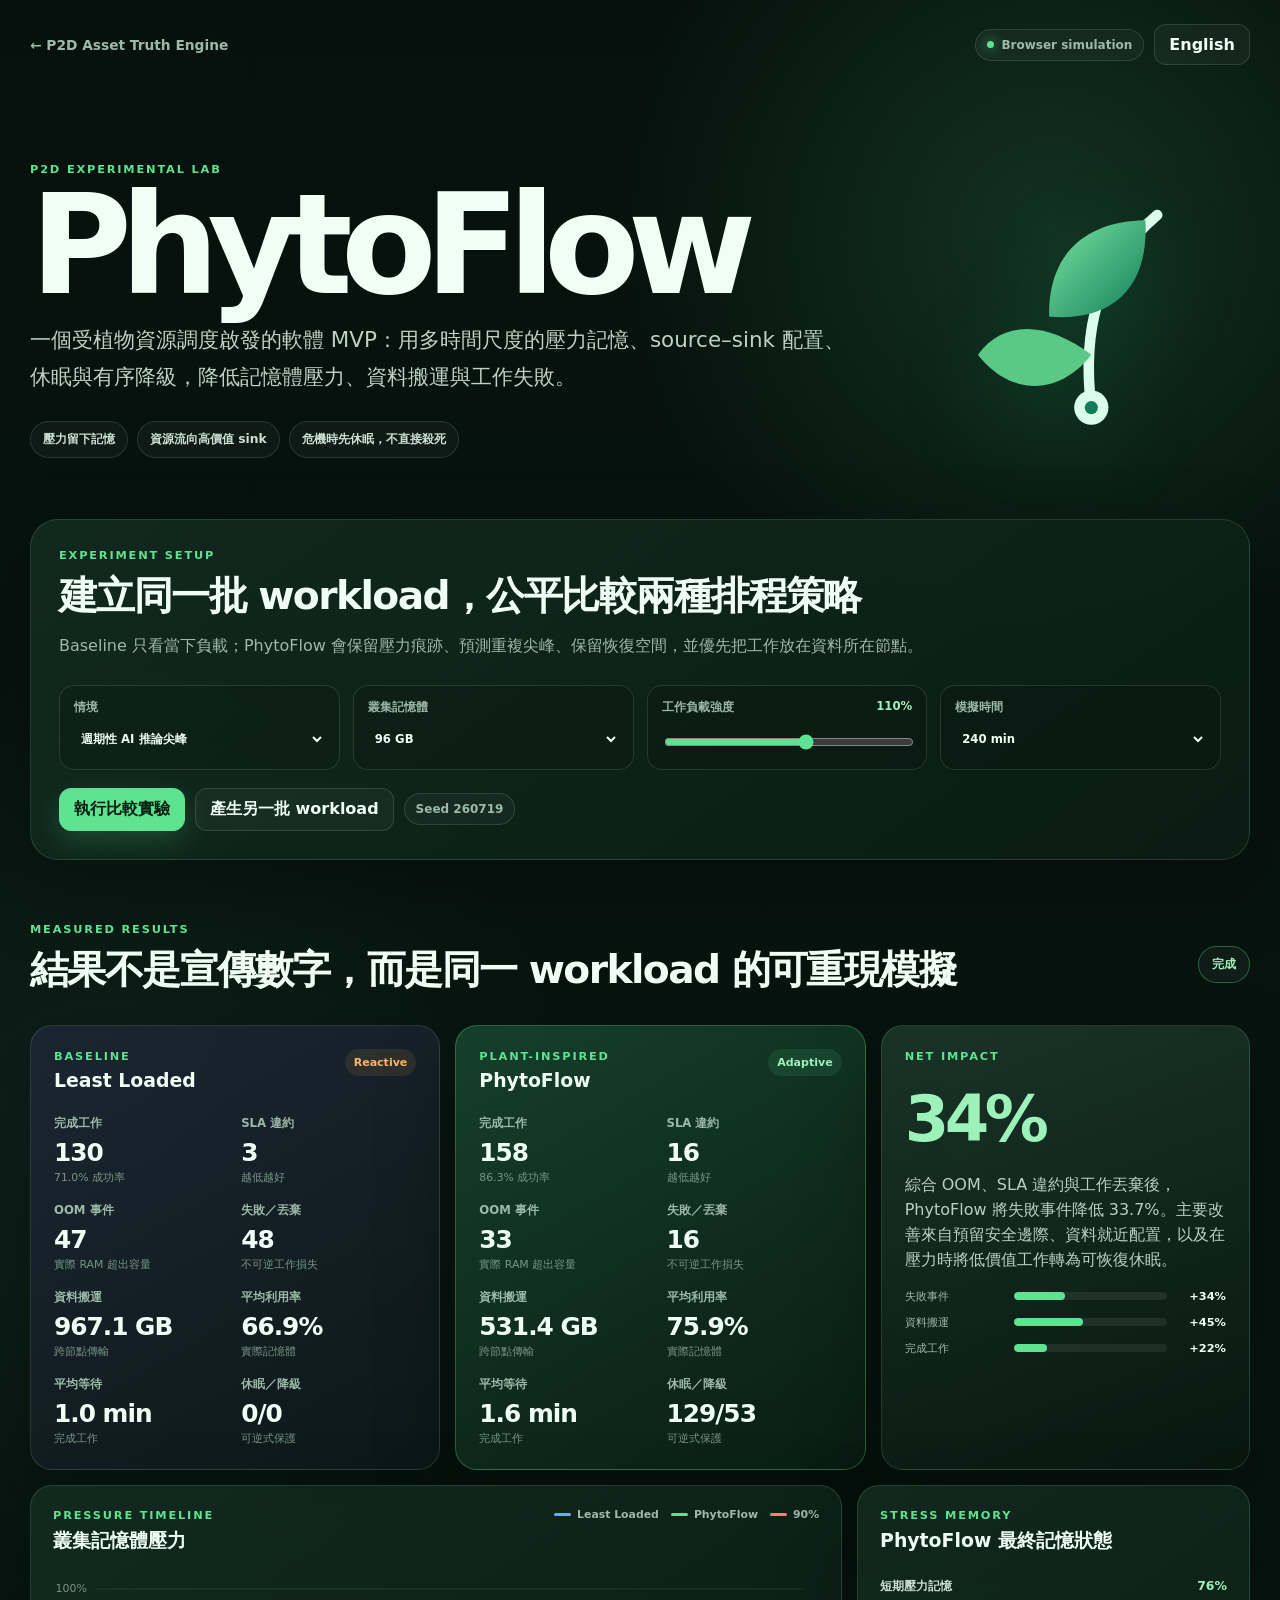
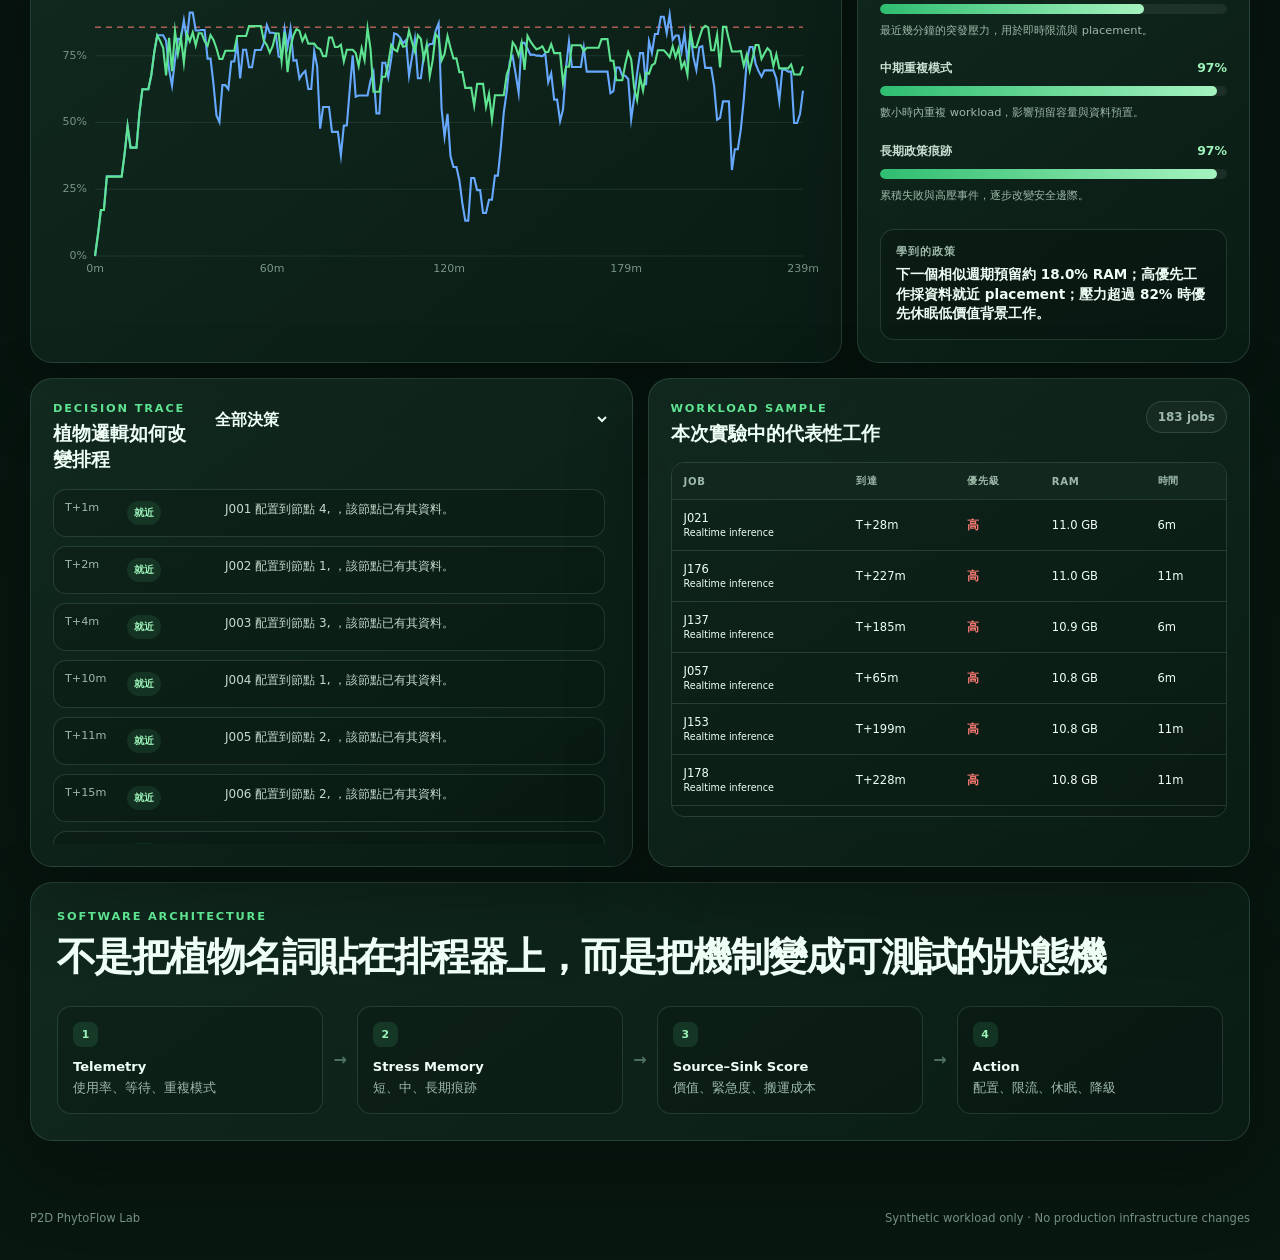
<file: site/phytoflow.html>
<!doctype html>
<html lang="zh-Hant">
<head>
  <meta charset="utf-8" />
  <meta name="viewport" content="width=device-width, initial-scale=1" />
  <meta name="description" content="PhytoFlow is a plant-inspired resource allocation simulator for stress-memory-aware scheduling." />
  <title>PhytoFlow Lab · P2D</title>
  <link rel="stylesheet" href="phytoflow.css" />
</head>
<body>
  <header class="topbar">
    <a class="back-link" href="index.html" aria-label="Back to P2D Asset Reconciliation">← P2D Asset Truth Engine</a>
    <div class="top-actions">
      <span class="status-dot"><i></i> Browser simulation</span>
      <button id="languageToggle" class="ghost-button" type="button">English</button>
    </div>
  </header>

  <main>
    <section class="hero">
      <div class="hero-copy">
        <p class="eyebrow" data-i18n="eyebrow">P2D EXPERIMENTAL LAB</p>
        <h1>PhytoFlow</h1>
        <p class="lead" data-i18n="lead">一個受植物資源調度啟發的軟體 MVP：用多時間尺度的壓力記憶、source–sink 配置、休眠與有序降級，降低記憶體壓力、資料搬運與工作失敗。</p>
        <div class="principle-row">
          <span data-i18n="principle1">壓力留下記憶</span>
          <span data-i18n="principle2">資源流向高價值 sink</span>
          <span data-i18n="principle3">危機時先休眠，不直接殺死</span>
        </div>
      </div>
      <div class="hero-mark" aria-hidden="true">
        <svg viewBox="0 0 220 220" role="img">
          <defs>
            <linearGradient id="leafGradient" x1="0" x2="1" y1="0" y2="1">
              <stop offset="0" stop-color="#7ae3a1" />
              <stop offset="1" stop-color="#12805a" />
            </linearGradient>
          </defs>
          <path d="M111 185C104 127 114 78 161 38" fill="none" stroke="#d9ffea" stroke-width="8" stroke-linecap="round"/>
          <path d="M152 42C101 43 78 73 79 115c46 4 76-20 73-73Z" fill="url(#leafGradient)"/>
          <path d="M111 144C75 117 43 119 25 144c24 31 61 32 86 0Z" fill="#5bc986"/>
          <circle cx="111" cy="184" r="13" fill="#d9ffea"/>
          <circle cx="111" cy="184" r="5" fill="#157b58"/>
        </svg>
      </div>
    </section>

    <section class="control-panel" aria-labelledby="experiment-title">
      <div>
        <p class="eyebrow" data-i18n="experimentEyebrow">EXPERIMENT SETUP</p>
        <h2 id="experiment-title" data-i18n="experimentTitle">建立同一批 workload，公平比較兩種排程策略</h2>
        <p class="section-copy" data-i18n="experimentCopy">Baseline 只看當下負載；PhytoFlow 會保留壓力痕跡、預測重複尖峰、保留恢復空間，並優先把工作放在資料所在節點。</p>
      </div>
      <div class="controls-grid">
        <label>
          <span data-i18n="scenario">情境</span>
          <select id="scenarioSelect">
            <option value="daily-burst" data-i18n-option="dailyBurst">週期性 AI 推論尖峰</option>
            <option value="mixed-etl" data-i18n-option="mixedEtl">即時 API + ETL 混合</option>
            <option value="failure-recovery" data-i18n-option="failureRecovery">節點壓力與恢復</option>
          </select>
        </label>
        <label>
          <span data-i18n="clusterMemory">叢集記憶體</span>
          <select id="memorySelect">
            <option value="64">64 GB</option>
            <option value="96" selected>96 GB</option>
            <option value="128">128 GB</option>
          </select>
        </label>
        <label>
          <span data-i18n="intensity">工作負載強度</span>
          <input id="intensityInput" type="range" min="70" max="140" value="110" step="5" />
          <output id="intensityOutput">110%</output>
        </label>
        <label>
          <span data-i18n="horizon">模擬時間</span>
          <select id="horizonSelect">
            <option value="120">120 min</option>
            <option value="240" selected>240 min</option>
            <option value="480">480 min</option>
          </select>
        </label>
      </div>
      <div class="button-row">
        <button id="runSimulation" class="primary-button" type="button" data-i18n="run">執行比較實驗</button>
        <button id="newSeed" class="secondary-button" type="button" data-i18n="newSeed">產生另一批 workload</button>
        <span id="seedLabel" class="seed-label">Seed 260719</span>
      </div>
    </section>

    <section class="results-section" aria-live="polite">
      <div class="section-heading">
        <div>
          <p class="eyebrow" data-i18n="resultsEyebrow">MEASURED RESULTS</p>
          <h2 data-i18n="resultsTitle">結果不是宣傳數字，而是同一 workload 的可重現模擬</h2>
        </div>
        <span id="runStatus" class="run-status" data-i18n="ready">Ready</span>
      </div>

      <div class="scorecards">
        <article class="strategy-card baseline-card">
          <div class="strategy-header">
            <div>
              <p class="eyebrow">BASELINE</p>
              <h3>Least Loaded</h3>
            </div>
            <span class="strategy-badge" data-i18n="reactive">Reactive</span>
          </div>
          <div class="metric-list" id="baselineMetrics"></div>
        </article>

        <article class="strategy-card phyto-card">
          <div class="strategy-header">
            <div>
              <p class="eyebrow">PLANT-INSPIRED</p>
              <h3>PhytoFlow</h3>
            </div>
            <span class="strategy-badge good" data-i18n="adaptive">Adaptive</span>
          </div>
          <div class="metric-list" id="phytoMetrics"></div>
        </article>

        <article class="impact-card">
          <p class="eyebrow" data-i18n="impactEyebrow">NET IMPACT</p>
          <strong id="impactHeadline">—</strong>
          <p id="impactNarrative" data-i18n="impactWaiting">執行模擬後，這裡會解釋改善來自哪一個機制。</p>
          <div class="impact-bars" id="impactBars"></div>
        </article>
      </div>
    </section>

    <section class="dashboard-grid">
      <article class="panel chart-panel">
        <div class="panel-heading">
          <div>
            <p class="eyebrow" data-i18n="timelineEyebrow">PRESSURE TIMELINE</p>
            <h3 data-i18n="timelineTitle">叢集記憶體壓力</h3>
          </div>
          <div class="legend">
            <span><i class="baseline-line"></i>Least Loaded</span>
            <span><i class="phyto-line"></i>PhytoFlow</span>
            <span><i class="danger-line"></i>90%</span>
          </div>
        </div>
        <div class="chart-wrap">
          <canvas id="pressureChart" width="900" height="330"></canvas>
        </div>
      </article>

      <article class="panel memory-panel">
        <div class="panel-heading">
          <div>
            <p class="eyebrow" data-i18n="memoryEyebrow">STRESS MEMORY</p>
            <h3 data-i18n="memoryTitle">PhytoFlow 最終記憶狀態</h3>
          </div>
        </div>
        <div class="memory-layer-list">
          <div class="memory-layer">
            <div><span data-i18n="shortMemory">短期壓力記憶</span><strong id="shortMemoryValue">0%</strong></div>
            <div class="memory-track"><i id="shortMemoryBar"></i></div>
            <p data-i18n="shortMemoryCopy">最近幾分鐘的突發壓力，用於即時限流與 placement。</p>
          </div>
          <div class="memory-layer">
            <div><span data-i18n="midMemory">中期重複模式</span><strong id="midMemoryValue">0%</strong></div>
            <div class="memory-track"><i id="midMemoryBar"></i></div>
            <p data-i18n="midMemoryCopy">數小時內重複 workload，影響預留容量與資料預置。</p>
          </div>
          <div class="memory-layer">
            <div><span data-i18n="longMemory">長期政策痕跡</span><strong id="longMemoryValue">0%</strong></div>
            <div class="memory-track"><i id="longMemoryBar"></i></div>
            <p data-i18n="longMemoryCopy">累積失敗與高壓事件，逐步改變安全邊際。</p>
          </div>
        </div>
        <div class="policy-box">
          <span data-i18n="learnedPolicy">學到的政策</span>
          <strong id="learnedPolicyValue" data-i18n="policyWaiting">尚未執行</strong>
        </div>
      </article>
    </section>

    <section class="dashboard-grid lower-grid">
      <article class="panel">
        <div class="panel-heading">
          <div>
            <p class="eyebrow" data-i18n="decisionEyebrow">DECISION TRACE</p>
            <h3 data-i18n="decisionTitle">植物邏輯如何改變排程</h3>
          </div>
          <select id="decisionFilter" aria-label="Decision type filter">
            <option value="all" data-i18n-option="allDecisions">全部決策</option>
            <option value="reserve" data-i18n-option="reserve">預留</option>
            <option value="locality" data-i18n-option="locality">資料就近</option>
            <option value="hibernate" data-i18n-option="hibernate">休眠</option>
            <option value="degrade" data-i18n-option="degrade">降級</option>
          </select>
        </div>
        <div id="decisionLog" class="decision-log">
          <p class="empty-state" data-i18n="decisionWaiting">執行模擬後顯示關鍵決策。</p>
        </div>
      </article>

      <article class="panel">
        <div class="panel-heading">
          <div>
            <p class="eyebrow" data-i18n="workloadEyebrow">WORKLOAD SAMPLE</p>
            <h3 data-i18n="workloadTitle">本次實驗中的代表性工作</h3>
          </div>
          <span id="workloadCount" class="count-pill">0 jobs</span>
        </div>
        <div class="table-wrap">
          <table>
            <thead>
              <tr>
                <th data-i18n="job">Job</th>
                <th data-i18n="arrival">到達</th>
                <th data-i18n="priority">優先級</th>
                <th>RAM</th>
                <th data-i18n="duration">時間</th>
                <th data-i18n="dataHome">資料節點</th>
              </tr>
            </thead>
            <tbody id="workloadTable"></tbody>
          </table>
        </div>
      </article>
    </section>

    <section class="architecture-section">
      <div>
        <p class="eyebrow" data-i18n="architectureEyebrow">SOFTWARE ARCHITECTURE</p>
        <h2 data-i18n="architectureTitle">不是把植物名詞貼在排程器上，而是把機制變成可測試的狀態機</h2>
      </div>
      <div class="architecture-flow">
        <div><span>1</span><strong>Telemetry</strong><small data-i18n="telemetry">使用率、等待、重複模式</small></div>
        <b>→</b>
        <div><span>2</span><strong>Stress Memory</strong><small data-i18n="stressMemory">短、中、長期痕跡</small></div>
        <b>→</b>
        <div><span>3</span><strong>Source–Sink Score</strong><small data-i18n="sourceSink">價值、緊急度、搬運成本</small></div>
        <b>→</b>
        <div><span>4</span><strong>Action</strong><small data-i18n="action">配置、限流、休眠、降級</small></div>
      </div>
    </section>
  </main>

  <footer>
    <span>P2D PhytoFlow Lab</span>
    <span data-i18n="footer">Synthetic workload only · No production infrastructure changes</span>
  </footer>

  <script src="phytoflow.js"></script>
</body>
</html>
</file>
<file: site/phytoflow.css>
:root {
  --bg: #07140f;
  --surface: #0d2118;
  --surface-2: #122a20;
  --surface-3: #173427;
  --text: #effff5;
  --muted: #9db9a9;
  --line: rgba(180, 231, 201, 0.15);
  --green: #5ee391;
  --green-2: #9cf2b9;
  --blue: #66a9ff;
  --orange: #ffb463;
  --red: #ff7c75;
  --shadow: 0 30px 80px rgba(0, 0, 0, 0.28);
  --radius: 22px;
}

* { box-sizing: border-box; }
html { scroll-behavior: smooth; }
body {
  margin: 0;
  min-height: 100vh;
  font-family: Inter, ui-sans-serif, system-ui, -apple-system, BlinkMacSystemFont, "Segoe UI", sans-serif;
  color: var(--text);
  background:
    radial-gradient(circle at 82% 8%, rgba(70, 187, 117, .19), transparent 27rem),
    radial-gradient(circle at 8% 40%, rgba(49, 118, 92, .14), transparent 30rem),
    linear-gradient(180deg, #06110d 0%, var(--bg) 44%, #081710 100%);
}
button, input, select { font: inherit; }
button, select, input { color: inherit; }
button { cursor: pointer; }
a { color: inherit; }

.topbar {
  max-width: 1320px;
  margin: 0 auto;
  padding: 24px 30px;
  display: flex;
  justify-content: space-between;
  align-items: center;
  gap: 20px;
}
.back-link {
  color: var(--muted);
  text-decoration: none;
  font-size: .86rem;
  font-weight: 720;
}
.back-link:hover { color: var(--text); }
.top-actions { display: flex; align-items: center; gap: 10px; }
.status-dot, .count-pill, .seed-label {
  display: inline-flex;
  align-items: center;
  gap: 7px;
  border: 1px solid var(--line);
  border-radius: 999px;
  padding: 8px 11px;
  color: var(--muted);
  background: rgba(255,255,255,.035);
  font-size: .75rem;
  font-weight: 760;
}
.status-dot i { width: 7px; height: 7px; border-radius: 50%; background: var(--green); box-shadow: 0 0 13px var(--green); }
.ghost-button, .secondary-button, .primary-button {
  border-radius: 12px;
  padding: 10px 14px;
  font-weight: 820;
  border: 1px solid var(--line);
}
.ghost-button, .secondary-button { background: rgba(255,255,255,.04); }
.ghost-button:hover, .secondary-button:hover { background: rgba(255,255,255,.09); }
.primary-button { background: var(--green); border-color: var(--green); color: #052013; box-shadow: 0 10px 28px rgba(94, 227, 145, .2); }
.primary-button:hover { background: var(--green-2); }
.primary-button:disabled { opacity: .6; cursor: progress; }

main { max-width: 1320px; margin: 0 auto; padding: 0 30px 70px; }
.hero {
  min-height: 430px;
  padding: 64px 0 52px;
  display: grid;
  grid-template-columns: minmax(0, 1fr) 320px;
  align-items: center;
  gap: 70px;
}
.hero-copy { max-width: 900px; }
.eyebrow { margin: 0; color: var(--green); font-size: .71rem; font-weight: 880; letter-spacing: .16em; }
h1 { margin: 12px 0 20px; font-size: clamp(4rem, 11vw, 8.7rem); line-height: .82; letter-spacing: -.085em; }
.lead { max-width: 830px; margin: 0; color: #bdd1c4; font-size: clamp(1.05rem, 2vw, 1.34rem); line-height: 1.72; }
.principle-row { display: flex; flex-wrap: wrap; gap: 9px; margin-top: 26px; }
.principle-row span { padding: 9px 12px; border-radius: 999px; color: #cbdfd2; border: 1px solid var(--line); background: rgba(255,255,255,.035); font-size: .77rem; font-weight: 730; }
.hero-mark { display: grid; place-items: center; }
.hero-mark svg { width: min(100%, 290px); filter: drop-shadow(0 30px 45px rgba(24, 156, 91, .22)); }

.control-panel, .panel, .strategy-card, .impact-card, .architecture-section {
  border: 1px solid var(--line);
  background: linear-gradient(145deg, rgba(18, 42, 32, .95), rgba(10, 29, 21, .96));
  box-shadow: var(--shadow);
}
.control-panel { border-radius: 28px; padding: 28px; }
h2 { margin: 7px 0 10px; font-size: clamp(1.5rem, 3.2vw, 2.45rem); letter-spacing: -.04em; }
.section-copy { margin: 0; max-width: 900px; color: var(--muted); line-height: 1.66; }
.controls-grid { margin-top: 25px; display: grid; grid-template-columns: repeat(4, 1fr); gap: 13px; }
.controls-grid label { position: relative; display: grid; gap: 8px; padding: 14px; border: 1px solid var(--line); border-radius: 15px; background: rgba(0,0,0,.13); color: var(--muted); font-size: .73rem; font-weight: 780; }
select, input[type="range"] { width: 100%; }
select { border: 0; outline: 0; padding: 8px 3px; background: transparent; color: var(--text); font-weight: 750; }
select option { color: #112019; }
input[type="range"] { accent-color: var(--green); }
.controls-grid output { position: absolute; right: 14px; top: 13px; color: var(--green-2); }
.button-row { display: flex; flex-wrap: wrap; align-items: center; gap: 10px; margin-top: 18px; }

.results-section { margin-top: 62px; }
.section-heading, .panel-heading, .strategy-header { display: flex; align-items: flex-start; justify-content: space-between; gap: 18px; }
.run-status { align-self: center; border: 1px solid var(--line); background: rgba(255,255,255,.04); border-radius: 999px; padding: 9px 13px; color: var(--muted); font-size: .76rem; font-weight: 830; }
.run-status.running { color: var(--orange); border-color: rgba(255,180,99,.36); }
.run-status.complete { color: var(--green-2); border-color: rgba(94,227,145,.36); }
.scorecards { display: grid; grid-template-columns: 1fr 1fr .9fr; gap: 15px; margin-top: 18px; }
.strategy-card, .impact-card { min-height: 330px; border-radius: var(--radius); padding: 23px; }
.baseline-card { background: linear-gradient(150deg, rgba(29, 38, 52, .92), rgba(12, 25, 24, .98)); }
.phyto-card { border-color: rgba(94, 227, 145, .32); background: linear-gradient(150deg, rgba(23, 67, 44, .93), rgba(10, 29, 21, .98)); }
.strategy-header h3, .panel-heading h3 { margin: 6px 0 0; font-size: 1.18rem; }
.strategy-badge { border-radius: 999px; padding: 7px 9px; color: var(--orange); background: rgba(255,180,99,.1); font-size: .69rem; font-weight: 850; }
.strategy-badge.good { color: var(--green-2); background: rgba(94,227,145,.1); }
.metric-list { margin-top: 25px; display: grid; grid-template-columns: 1fr 1fr; gap: 18px 12px; }
.metric-item span { display: block; color: var(--muted); font-size: .73rem; font-weight: 740; }
.metric-item strong { display: block; margin-top: 7px; font-size: 1.55rem; letter-spacing: -.04em; }
.metric-item small { display: block; margin-top: 4px; color: #799586; font-size: .68rem; }
.impact-card { background: linear-gradient(160deg, rgba(49, 90, 69, .46), rgba(8, 23, 17, .96)); }
.impact-card > strong { display: block; margin-top: 19px; color: var(--green-2); font-size: clamp(2.3rem, 5vw, 4.2rem); letter-spacing: -.07em; }
.impact-card > p:not(.eyebrow) { min-height: 70px; color: #b9d0c1; line-height: 1.58; }
.impact-bars { display: grid; gap: 11px; }
.impact-bar-row { display: grid; grid-template-columns: 100px 1fr 50px; align-items: center; gap: 9px; font-size: .71rem; color: var(--muted); }
.impact-bar-track { height: 8px; border-radius: 999px; background: rgba(255,255,255,.07); overflow: hidden; }
.impact-bar-track i { display: block; height: 100%; border-radius: inherit; background: var(--green); }
.impact-bar-row strong { color: var(--text); text-align: right; }

.dashboard-grid { display: grid; grid-template-columns: minmax(0, 1.55fr) minmax(310px, .75fr); gap: 15px; margin-top: 15px; }
.lower-grid { grid-template-columns: 1fr 1fr; }
.panel { border-radius: var(--radius); padding: 22px; min-width: 0; }
.legend { display: flex; flex-wrap: wrap; gap: 12px; color: var(--muted); font-size: .68rem; font-weight: 730; }
.legend span { display: flex; align-items: center; gap: 6px; }
.legend i { width: 17px; height: 3px; border-radius: 3px; }
.baseline-line { background: var(--blue); }
.phyto-line { background: var(--green); }
.danger-line { background: var(--red); }
.chart-wrap { margin-top: 20px; min-height: 300px; }
canvas { width: 100%; height: 310px; display: block; }
.memory-layer-list { margin-top: 24px; display: grid; gap: 22px; }
.memory-layer > div:first-child { display: flex; justify-content: space-between; color: #c9dfd1; font-size: .78rem; font-weight: 780; }
.memory-layer strong { color: var(--green-2); }
.memory-track { height: 10px; margin-top: 9px; border-radius: 999px; background: rgba(255,255,255,.065); overflow: hidden; }
.memory-track i { display: block; width: 0; height: 100%; border-radius: inherit; background: linear-gradient(90deg, #2ebd70, #a5f3bf); transition: width .5s ease; }
.memory-layer p { margin: 8px 0 0; color: var(--muted); font-size: .71rem; line-height: 1.48; }
.policy-box { margin-top: 25px; padding: 15px; border-radius: 14px; background: rgba(0,0,0,.18); border: 1px solid var(--line); }
.policy-box span { display: block; color: var(--muted); font-size: .68rem; font-weight: 800; text-transform: uppercase; letter-spacing: .08em; }
.policy-box strong { display: block; margin-top: 6px; font-size: .85rem; line-height: 1.45; }

.decision-log { margin-top: 16px; max-height: 355px; overflow-y: auto; display: grid; gap: 9px; padding-right: 5px; }
.decision-item { display: grid; grid-template-columns: 52px 88px 1fr; gap: 10px; align-items: start; padding: 11px; border: 1px solid var(--line); border-radius: 13px; background: rgba(0,0,0,.12); }
.decision-item time { color: var(--muted); font-size: .7rem; }
.decision-tag { justify-self: start; padding: 5px 7px; border-radius: 999px; background: rgba(94,227,145,.1); color: var(--green-2); font-size: .62rem; font-weight: 850; text-transform: uppercase; }
.decision-item p { margin: 0; color: #c5d9cc; font-size: .75rem; line-height: 1.48; }
.empty-state { color: var(--muted); }
.table-wrap { margin-top: 15px; overflow: auto; max-height: 355px; border: 1px solid var(--line); border-radius: 13px; }
table { width: 100%; min-width: 650px; border-collapse: collapse; background: rgba(0,0,0,.1); }
th, td { padding: 11px 12px; border-bottom: 1px solid var(--line); text-align: left; font-size: .72rem; }
th { position: sticky; top: 0; background: #12281f; color: var(--muted); font-size: .63rem; letter-spacing: .07em; text-transform: uppercase; }
.priority-high { color: var(--red); font-weight: 830; }
.priority-medium { color: var(--orange); font-weight: 830; }
.priority-low { color: var(--green-2); font-weight: 830; }

.architecture-section { margin-top: 15px; padding: 26px; border-radius: var(--radius); }
.architecture-flow { margin-top: 22px; display: grid; grid-template-columns: 1fr auto 1fr auto 1fr auto 1fr; align-items: stretch; gap: 10px; }
.architecture-flow > div { padding: 15px; border: 1px solid var(--line); background: rgba(0,0,0,.14); border-radius: 14px; }
.architecture-flow span { display: inline-grid; place-items: center; width: 25px; height: 25px; border-radius: 8px; background: rgba(94,227,145,.13); color: var(--green-2); font-size: .68rem; font-weight: 900; }
.architecture-flow strong, .architecture-flow small { display: block; }
.architecture-flow strong { margin-top: 12px; font-size: .82rem; }
.architecture-flow small { margin-top: 5px; color: var(--muted); line-height: 1.4; }
.architecture-flow b { align-self: center; color: #527463; }

footer { max-width: 1320px; margin: 0 auto; padding: 0 30px 35px; display: flex; justify-content: space-between; gap: 16px; color: #759181; font-size: .72rem; }

@media (max-width: 1040px) {
  .hero { grid-template-columns: 1fr 220px; }
  .controls-grid { grid-template-columns: repeat(2, 1fr); }
  .scorecards { grid-template-columns: 1fr 1fr; }
  .impact-card { grid-column: 1 / -1; min-height: 0; }
  .dashboard-grid, .lower-grid { grid-template-columns: 1fr; }
}
@media (max-width: 720px) {
  .topbar, main, footer { padding-left: 18px; padding-right: 18px; }
  .topbar { align-items: flex-start; }
  .status-dot { display: none; }
  .hero { min-height: 0; padding: 45px 0; grid-template-columns: 1fr; }
  .hero-mark { display: none; }
  .control-panel, .panel, .strategy-card, .impact-card, .architecture-section { padding: 18px; }
  .controls-grid, .scorecards { grid-template-columns: 1fr; }
  .impact-card { grid-column: auto; }
  .section-heading, .panel-heading { flex-direction: column; }
  .metric-list { grid-template-columns: 1fr 1fr; }
  .architecture-flow { grid-template-columns: 1fr; }
  .architecture-flow b { transform: rotate(90deg); justify-self: center; }
  .decision-item { grid-template-columns: 46px 75px 1fr; }
  footer { flex-direction: column; }
}
</file>
